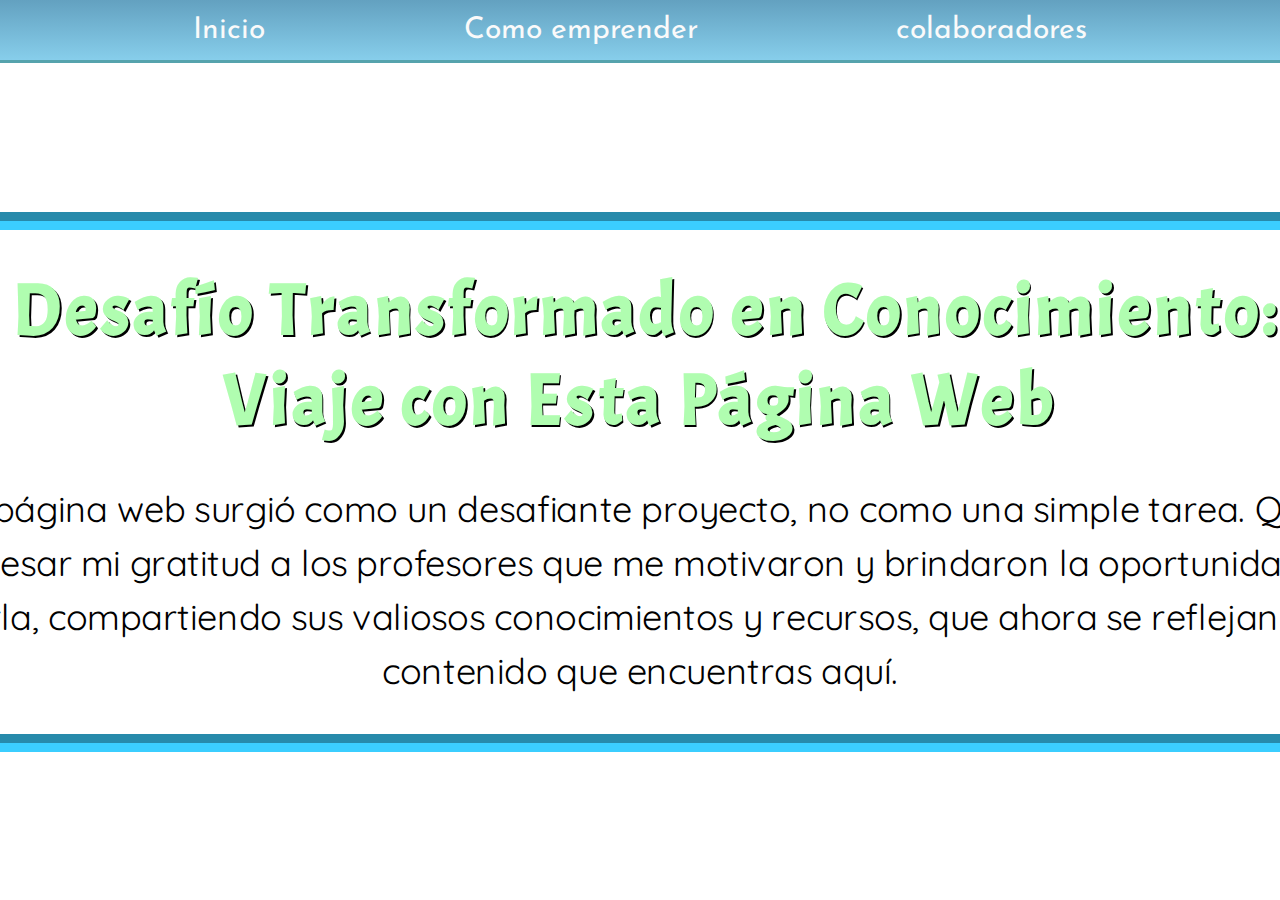
<file: html/colaboradores.html>
<!DOCTYPE html>
<html lang="en">
<head>
    <meta charset="UTF-8">
    <meta http-equiv="X-UA-Compatible" content="IE=edge">
    <meta name="viewport" content="width=device-width, initial-scale=1.0">  
    <link href="https://fonts.googleapis.com/css2?family=Darumadrop+One&family=Konkhmer+Sleokchher&display=swap" rel="stylesheet">
    <link href="https://fonts.googleapis.com/css2?family=IBM+Plex+Mono:wght@600&display=swap" rel="stylesheet">
    <link href="https://fonts.googleapis.com/css2?family=Darumadrop+One&family=Konkhmer+Sleokchher&family=Teko:wght@300&display=swap" rel="stylesheet">
    <link href="https://fonts.googleapis.com/css2?family=Poppins:ital,wght@0,100;0,500;1,200&display=swap" rel="stylesheet">
    <link href="https://fonts.googleapis.com/css2?family=Merriweather+Sans:wght@500&display=swap" rel="stylesheet">
    <link href="https://fonts.googleapis.com/css2?family=Josefin+Sans&family=Merriweather+Sans:wght@500&display=swap" rel="stylesheet">
    <link href="https://fonts.googleapis.com/css2?family=Dosis:wght@500&family=Inconsolata:wght@300;400;500&family=Josefin+Sans&family=Merriweather+Sans:wght@500&display=swap" rel="stylesheet">
    <link href="https://fonts.googleapis.com/css2?family=Dosis:wght@500&family=Inconsolata:wght@300;400;500&family=Josefin+Sans&family=Merriweather+Sans:wght@500&family=Play&display=swap" rel="stylesheet">
    <link href="https://fonts.googleapis.com/css2?family=Acme&family=Dosis:wght@500&family=Inconsolata:wght@300;400;500&family=Josefin+Sans&family=Merriweather+Sans:wght@500&family=Play&display=swap" rel="stylesheet">
    <link href="https://fonts.googleapis.com/css2?family=Roboto+Slab:wght@100&display=swap" rel="stylesheet">
    <link href="https://fonts.googleapis.com/css2?family=Quicksand:wght@500&display=swap" rel="stylesheet">
    <link href="https://fonts.googleapis.com/css2?family=Acme&family=Alegreya+Sans:wght@100&family=Amatic+SC:wght@400;700&family=Arimo&family=Barlow:wght@700&family=Bitter:wght@100;300&family=Bubblegum+Sans&family=Comfortaa&family=Comic+Neue:wght@700&family=Dancing+Script:wght@600;700&family=Dosis:wght@500&family=Edu+SA+Beginner:wght@500&family=Fira+Sans:wght@200&family=Fredoka:wght@600&family=Great+Vibes&family=Inconsolata:wght@200;400;500&family=Josefin+Sans:wght@100;300&family=Kanit&family=Lato&family=Libre+Baskerville&family=Merriweather+Sans:wght@500&family=Monomaniac+One&family=Montserrat+Alternates:ital,wght@0,200;1,100&family=Montserrat:wght@500;700&family=Nunito+Sans:opsz,wght@6..12,200&family=Open+Sans:wght@500&family=Oswald:wght@200;300&family=PT+Sans+Narrow&family=Play&family=Playfair&family=Poppins:wght@100;500&family=Quicksand:wght@300;400;700&family=Raleway:wght@100&family=Roboto+Condensed:wght@300&family=Roboto+Mono:wght@200&family=Roboto:wght@100;300;900&family=Rubik&family=Source+Code+Pro:wght@300&family=Ubuntu&family=Victor+Mono:wght@200&family=Ysabeau+Office:wght@200&family=Ysabeau+SC:wght@900&display=swap" rel="stylesheet">

    <link rel="stylesheet" href="../css/style.css"> 
    <link rel="stylesheet" href="../css/colaboradores.css">
    <title></title>
</head>
<body>
    <header>
        <nav id="header">
            <a class="options-headers-two" href="index.html">Inicio</a>     
            <a class="options-headers-two"  target="_blank" href="Emprender.html">Como emprender</a>
            <a class="options-headers-two" href="index.html">colaboradores</a>
        </nav>
    </header>
    <article id="col-article">
        <section class="Tanks">
            <h1 class="title-tanks">Un Desafío Transformado en Conocimiento: Mi Viaje con Esta Página Web</h1>
            <p class="parrafo-tanks">Esta página web surgió como un desafiante proyecto, no como una simple tarea. Quiero expresar mi gratitud a los profesores que me motivaron y brindaron la oportunidad de crearla, compartiendo sus valiosos conocimientos y recursos, que ahora se reflejan en el contenido que encuentras aquí.</p>
        </section>
    </article>
</body>
</html>
</file>
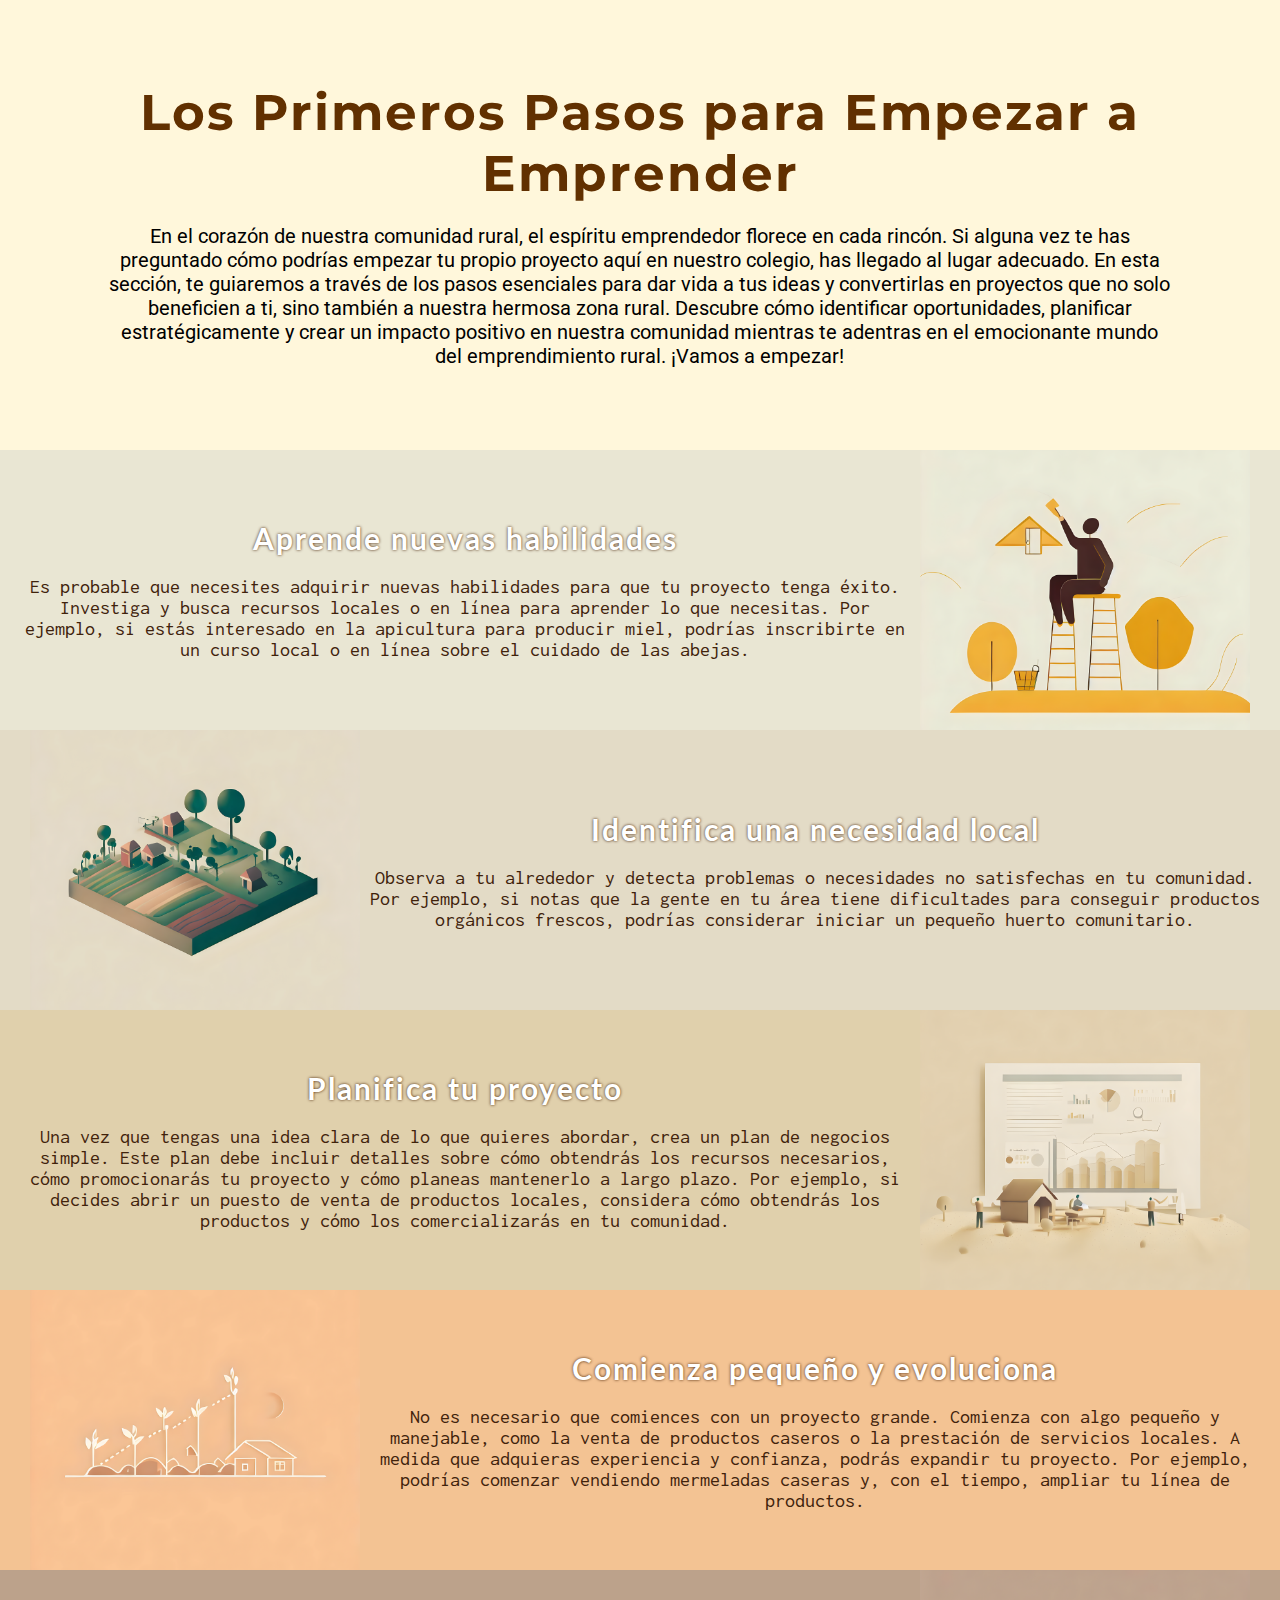
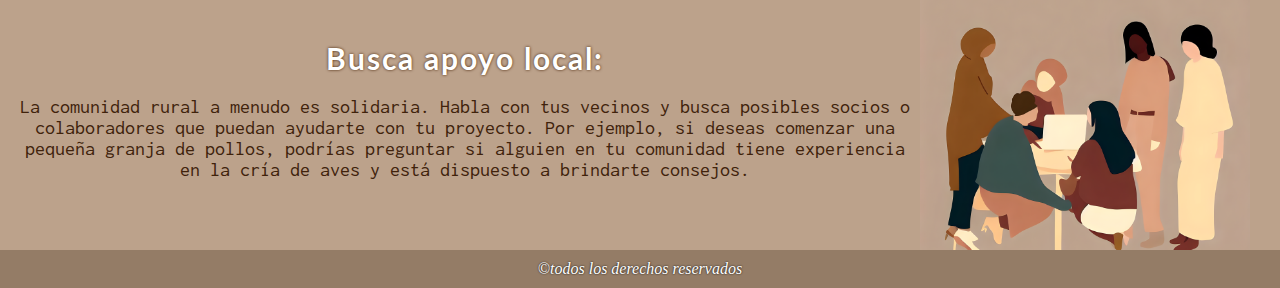
<file: html/Emprender.html>
<!DOCTYPE html>
<html lang="en">
  <head>
    <meta charset="UTF-8" />
    <meta http-equiv="X-UA-Compatible" content="IE=edge" />
    <meta name="viewport" content="width=device-width, initial-scale=1.0" />
    <link rel="stylesheet" href="../css/style.css" />
    <link rel="stylesheet" href="../css/Emprende.css" />
    <link
      href="https://fonts.googleapis.com/css2?family=Darumadrop+One&family=Konkhmer+Sleokchher&display=swap"
      rel="stylesheet"
    />
    <link
      href="https://fonts.googleapis.com/css2?family=IBM+Plex+Mono:wght@600&display=swap"
      rel="stylesheet"
    />
    <link
      href="https://fonts.googleapis.com/css2?family=Darumadrop+One&family=Konkhmer+Sleokchher&family=Teko:wght@300&display=swap"
      rel="stylesheet"
    />
    <link
      href="https://fonts.googleapis.com/css2?family=Poppins:ital,wght@0,100;0,500;1,200&display=swap"
      rel="stylesheet"
    />
    <link
      href="https://fonts.googleapis.com/css2?family=Merriweather+Sans:wght@500&display=swap"
      rel="stylesheet"
    />
    <link
      href="https://fonts.googleapis.com/css2?family=Josefin+Sans&family=Merriweather+Sans:wght@500&display=swap"
      rel="stylesheet"
    />
    <link
      href="https://fonts.googleapis.com/css2?family=Dosis:wght@500&family=Inconsolata:wght@300;400;500&family=Josefin+Sans&family=Merriweather+Sans:wght@500&display=swap"
      rel="stylesheet"
    />
    <link
      href="https://fonts.googleapis.com/css2?family=Dosis:wght@500&family=Inconsolata:wght@300;400;500&family=Josefin+Sans&family=Merriweather+Sans:wght@500&family=Play&display=swap"
      rel="stylesheet"
    />
    <link
      href="https://fonts.googleapis.com/css2?family=Acme&family=Dosis:wght@500&family=Inconsolata:wght@300;400;500&family=Josefin+Sans&family=Merriweather+Sans:wght@500&family=Play&display=swap"
      rel="stylesheet"
    />
    <link
      href="https://fonts.googleapis.com/css2?family=Roboto+Slab:wght@100&display=swap"
      rel="stylesheet"
    />
    <link
      href="https://fonts.googleapis.com/css2?family=Quicksand:wght@500&display=swap"
      rel="stylesheet"
    />
    <link
      href="https://fonts.googleapis.com/css2?family=Acme&family=Alegreya+Sans:wght@100&family=Amatic+SC:wght@400;700&family=Arimo&family=Barlow:wght@700&family=Bitter:wght@100;300&family=Bubblegum+Sans&family=Comfortaa&family=Comic+Neue:wght@700&family=Dancing+Script:wght@600;700&family=Dosis:wght@500&family=Edu+SA+Beginner:wght@500&family=Fira+Sans:wght@200&family=Fredoka:wght@600&family=Great+Vibes&family=Inconsolata:wght@400;500&family=Josefin+Sans:wght@100;300&family=Kanit&family=Lato:wght@300&family=Libre+Baskerville&family=Merriweather+Sans:wght@500&family=Monomaniac+One&family=Montserrat+Alternates:ital,wght@0,200;1,100&family=Montserrat:wght@500;700&family=Nunito+Sans:opsz,wght@6..12,200&family=Open+Sans:wght@300;500&family=Oswald:wght@200;300&family=PT+Sans+Narrow&family=Play&family=Playfair&family=Poppins:wght@100;500&family=Quicksand:wght@700&family=Raleway:wght@100&family=Roboto+Condensed:wght@300&family=Roboto+Mono:wght@200&family=Roboto:wght@100;900&family=Rubik&family=Source+Code+Pro:wght@300&family=Ubuntu&family=Victor+Mono:wght@200&family=Ysabeau+Office:wght@200&family=Ysabeau+SC:wght@900&display=swap"
      rel="stylesheet"
    />
    <link
      href="https://fonts.googleapis.com/css2?family=Acme&family=Alegreya+Sans:wght@100&family=Amatic+SC:wght@400;700&family=Arimo&family=Barlow:wght@700&family=Bitter:wght@100;300&family=Bubblegum+Sans&family=Comfortaa&family=Comic+Neue:wght@700&family=Dancing+Script:wght@600;700&family=Dosis:wght@500&family=Edu+SA+Beginner:wght@500&family=Fira+Sans:wght@200&family=Fredoka:wght@600&family=Great+Vibes&family=Inconsolata:wght@400;500&family=Josefin+Sans:wght@100;300&family=Kanit&family=Lato:wght@300&family=Libre+Baskerville&family=Merriweather+Sans:wght@500&family=Monomaniac+One&family=Montserrat+Alternates:ital,wght@0,200;1,100&family=Montserrat:wght@500;700&family=Nunito+Sans:opsz,wght@6..12,200&family=Open+Sans:wght@300;500&family=Oswald:wght@200;300&family=PT+Sans+Narrow&family=Play&family=Playfair&family=Poppins:wght@100;500&family=Quicksand:wght@700&family=Raleway:wght@100&family=Roboto+Condensed:wght@300&family=Roboto+Mono:wght@200&family=Roboto:wght@100;300;900&family=Rubik&family=Source+Code+Pro:wght@300&family=Ubuntu&family=Victor+Mono:wght@200&family=Ysabeau+Office:wght@200&family=Ysabeau+SC:wght@900&display=swap"
      rel="stylesheet"
    />
    <link
      href="https://fonts.googleapis.com/css2?family=Acme&family=Alegreya+Sans:wght@100&family=Amatic+SC:wght@400;700&family=Arimo&family=Barlow:wght@700&family=Bitter:wght@100;300&family=Bubblegum+Sans&family=Comfortaa&family=Comic+Neue:wght@700&family=Dancing+Script:wght@600;700&family=Dosis:wght@500&family=Edu+SA+Beginner:wght@500&family=Fira+Sans:wght@200&family=Fredoka:wght@600&family=Great+Vibes&family=Inconsolata:wght@400;500&family=Josefin+Sans:wght@100;300&family=Kanit&family=Lato:wght@300&family=Libre+Baskerville&family=Merriweather+Sans:wght@500&family=Monomaniac+One&family=Montserrat+Alternates:ital,wght@0,200;1,100&family=Montserrat:wght@500;700&family=Nunito+Sans:opsz,wght@6..12,200&family=Open+Sans:wght@300;500&family=Oswald:wght@200;300&family=PT+Sans+Narrow&family=Play&family=Playfair&family=Poppins:wght@100;500&family=Quicksand:wght@700&family=Raleway:wght@100&family=Roboto+Condensed:wght@300&family=Roboto+Mono:wght@200&family=Roboto:wght@900&family=Rubik&family=Source+Code+Pro:wght@300&family=Ubuntu&family=Victor+Mono:wght@200&family=Ysabeau+Office:wght@200&family=Ysabeau+SC:wght@900&display=swap"
      rel="stylesheet"
    />
    <link
      href="https://fonts.googleapis.com/css2?family=Acme&family=Alegreya+Sans:wght@100&family=Amatic+SC:wght@400;700&family=Arimo&family=Barlow:wght@700&family=Bitter:wght@100;300&family=Bubblegum+Sans&family=Comfortaa&family=Comic+Neue:wght@700&family=Dancing+Script:wght@600;700&family=Dosis:wght@500&family=Edu+SA+Beginner:wght@500&family=Fira+Sans:wght@200&family=Fredoka:wght@600&family=Great+Vibes&family=Inconsolata:wght@400;500&family=Josefin+Sans:wght@100;300&family=Kanit&family=Lato:wght@300;400&family=Libre+Baskerville&family=Merriweather+Sans:wght@500&family=Monomaniac+One&family=Montserrat+Alternates:ital,wght@0,200;1,100&family=Montserrat:wght@500;700&family=Nunito+Sans:opsz,wght@6..12,200&family=Open+Sans:wght@300;500&family=Oswald:wght@200;300&family=PT+Sans+Narrow&family=Play&family=Playfair&family=Poppins:wght@100;500&family=Quicksand:wght@700&family=Raleway:wght@100&family=Roboto+Condensed:wght@300&family=Roboto+Mono:wght@200&family=Roboto:wght@100;300;900&family=Rubik&family=Source+Code+Pro:wght@300&family=Ubuntu&family=Victor+Mono:wght@200&family=Ysabeau+Office:wght@200&family=Ysabeau+SC:wght@900&display=swap"
      rel="stylesheet"
    />
    <link href="https://fonts.googleapis.com/css2?family=Acme&family=Alegreya+Sans:wght@100&family=Amatic+SC:wght@400;700&family=Arimo&family=Barlow:wght@700&family=Bitter:wght@100;300&family=Bubblegum+Sans&family=Comfortaa&family=Comic+Neue:wght@700&family=Dancing+Script:wght@600;700&family=Dosis:wght@500&family=Edu+SA+Beginner:wght@500&family=Fira+Sans:wght@200&family=Fredoka:wght@600&family=Great+Vibes&family=Inconsolata:wght@200;400;500&family=Josefin+Sans:wght@100;300&family=Kanit&family=Lato&family=Libre+Baskerville&family=Merriweather+Sans:wght@500&family=Monomaniac+One&family=Montserrat+Alternates:ital,wght@0,200;1,100&family=Montserrat:wght@500;700&family=Nunito+Sans:opsz,wght@6..12,200&family=Open+Sans:wght@500&family=Oswald:wght@200;300&family=PT+Sans+Narrow&family=Play&family=Playfair&family=Poppins:wght@100;500&family=Quicksand:wght@700&family=Raleway:wght@100&family=Roboto+Condensed:wght@300&family=Roboto+Mono:wght@200&family=Roboto:wght@100;300;900&family=Rubik&family=Source+Code+Pro:wght@300&family=Ubuntu&family=Victor+Mono:wght@200&family=Ysabeau+Office:wght@200&family=Ysabeau+SC:wght@900&display=swap" rel="stylesheet">
    <title>Como empezar a aprender</title>
  </head>
  <body>
    <article id="article-emprender">
      <section class="article-section">
        <h1>Los Primeros Pasos para Empezar a Emprender</h1>
        <p>
          En el corazón de nuestra comunidad rural, el espíritu emprendedor
          florece en cada rincón. Si alguna vez te has preguntado cómo podrías
          empezar tu propio proyecto aquí en nuestro colegio, has llegado al
          lugar adecuado. En esta sección, te guiaremos a través de los pasos
          esenciales para dar vida a tus ideas y convertirlas en proyectos que
          no solo beneficien a ti, sino también a nuestra hermosa zona rural.
          Descubre cómo identificar oportunidades, planificar estratégicamente y
          crear un impacto positivo en nuestra comunidad mientras te adentras en
          el emocionante mundo del emprendimiento rural. ¡Vamos a empezar!
        </p>
      </section>
      <section class="article-section-points">
        <article class="article-section-inf">
          <section>
            <h1>Aprende nuevas habilidades</h1>
            <p>
              Es probable que necesites adquirir nuevas habilidades para que tu
              proyecto tenga éxito. Investiga y busca recursos locales o en
              línea para aprender lo que necesitas. Por ejemplo, si estás
              interesado en la apicultura para producir miel, podrías
              inscribirte en un curso local o en línea sobre el cuidado de las
              abejas.
            </p>
          </section>
          <img
            src="../img/imgEmprender/emprenderE.png"
            alt="img-points-emprendimiento"
          />
        </article>
        <article class="article-section-inf">
          <img
            src="../img/imgEmprender/emprenderA.png"
            alt="img-points-emprendimiento"
          />
          <section>
            <h1>Identifica una necesidad local</h1>
            <p>
              Observa a tu alrededor y detecta problemas o necesidades no
              satisfechas en tu comunidad. Por ejemplo, si notas que la gente en
              tu área tiene dificultades para conseguir productos orgánicos
              frescos, podrías considerar iniciar un pequeño huerto comunitario.
            </p>
          </section>
        </article>

        <article class="article-section-inf">
          <section>
            <h1>Planifica tu proyecto</h1>
            <p>
              Una vez que tengas una idea clara de lo que quieres abordar, crea
              un plan de negocios simple. Este plan debe incluir detalles sobre
              cómo obtendrás los recursos necesarios, cómo promocionarás tu
              proyecto y cómo planeas mantenerlo a largo plazo. Por ejemplo, si
              decides abrir un puesto de venta de productos locales, considera
              cómo obtendrás los productos y cómo los comercializarás en tu
              comunidad.
            </p>
          </section>
          <img
            src="../img/imgEmprender/emprenderB.png"
            alt="img-points-emprendimiento"
          />
        </article>
        <article class="article-section-inf">
          <img
            src="../img/imgEmprender/emprenderF.png"
            alt="img-points-emprendimiento"
          />
          <section>
            <h1>Comienza pequeño y evoluciona</h1>
            <p>
              No es necesario que comiences con un proyecto grande. Comienza con
              algo pequeño y manejable, como la venta de productos caseros o la
              prestación de servicios locales. A medida que adquieras
              experiencia y confianza, podrás expandir tu proyecto. Por ejemplo,
              podrías comenzar vendiendo mermeladas caseras y, con el tiempo,
              ampliar tu línea de productos.
            </p>
          </section>
        </article>
        <article class="article-section-inf">
          <section>
            <h1>Busca apoyo local:</h1>
            <p>
              La comunidad rural a menudo es solidaria. Habla con tus vecinos y
              busca posibles socios o colaboradores que puedan ayudarte con tu
              proyecto. Por ejemplo, si deseas comenzar una pequeña granja de
              pollos, podrías preguntar si alguien en tu comunidad tiene
              experiencia en la cría de aves y está dispuesto a brindarte
              consejos.
            </p>
          </section>
          <img
            src="../img/imgEmprender/emprenderC.png"
            alt="img-points-emprendimiento"
          />
        </article>
      </section>
    </article>
    <footer class="copyright-e"><i >&copy;todos los derechos reservados</i></footer>
  </body>
</html>
</file>
<file: css/style.css>
/*son los estilos generales que quiero poner a ciertas etiquetas*/

* {
  padding: 0;
  margin: 0;
  box-sizing: border-box;
}

body {
  display: flex;
  flex-direction: column;
  justify-content: space-between;
  height: auto;
  width: 100%;
}

button {
  background: transparent;
  outline: none;
  border: none;
}

input {
  padding: 3px;
}

/*son las variables de colores o otra cosa como el hancho o alto, ETC... */

:root {
  --color-Header: #66b3bd;
  --color-Body: #b0fdb0;
  --letter-color-Header: #333;
  --letter-color-Body: #fff;
  --body-upper-part-color: #fafafa;
  --body-middle-part-color: #e0f1f1;
  --boder-title-gallery-color: #9fd2d9;
  --boder-title-gallery-color-secondary: #6ccbd7;
  /*variables para los fonts o tipo de teclas*/
  --teko: "Teko";
  --Montserrat: "Montserrat";
  --Poppins: "Poppins";
  --Roboto-Slab: "Roboto Slab";
  --Josefin-Sans: "Josefin Sans";
}

::-webkit-scrollbar {
  width: 5px;
}

::-webkit-scrollbar-thumb {
  background-color: rgb(157, 255, 175);
  border-radius: 5px;
}

::-webkit-scrollbar-track {
  background-color: #e2e2e2;
  border-radius: 5px;
}

/* Estilos para la barra de desplazamiento */

/*son las variables de colores o otra cosa como el hancho o alto, ETC... */

/*son los estilos generales que quiero poner a ciertas etiquetas*/

/* Header */

/*es el estilo del encabezado */

#header {
  background-image: linear-gradient(to top, #87ceeb, #63a1c0);
  position: fixed;
  width: 100%;
  z-index: 200;
  padding: 5px 15px;
  border-bottom: 3px solid #56a3ad;
  display: flex;
  align-items: center;
  justify-content: space-evenly;
}

/*son los estilos del encabezado */

/*es el menu plegable al momento de oprimir en el icono */

.header-item-bars,
.header-item-add {
  display: flex;
  align-items: center;
}

.header-item-add {
  width: 0;
  margin: 0 10px;
  transition: all 0.5s;
  overflow: hidden;
}

.options-headers-two {
  position: relative;
  top: 0px;
  display: flex;
  align-items: center;
  color: var(--body-upper-part-color);
  height: 50px;
  text-decoration: none;
  font-size: 30px;
  padding: 0px 20px;
  font-family: Josefin Sans;
  border-radius: 5px;
  transition: all 0.2s;
  animation: load-page 1s ease-in-out forwards;
}

.options-headers-two:nth-child(1) {
  animation-duration: 1s;
}

.options-headers-two:nth-child(2) {
  animation-duration: 1.3s;
}

.options-headers-two:nth-child(3) {
  animation-duration: 1.6s;
}

@keyframes load-page {
  0% {
    opacity: 0.5;
    top: -60px;
  }
  100% {
    opacity: 1;
    top: 0px;
  }
}

.options-headers-two:hover {
  color: #4c9099;
  background-color: white;
}

.header-item-add-open {
  width: 320px;
}

.header-item-add-a a {
  display: flex;
  justify-content: center;
  text-decoration: none;
  font: 600 14px sans-serif;
  letter-spacing: 2px;
  transition: all 0.2s;
  color: var(--body-upper-part-color);
  text-shadow: 0.5px 0.5px 0px var(--letter-color-Header);
}

.header-item-add-a a:hover {
  transform: scale(1.1);
}

.header-item-add-span {
  width: 2px;
  height: 100%;
  background-color: var(--body-upper-part-color);
  box-shadow: 0.5px 0.5px 0px 0px var(--letter-color-Header);
}

/*icono de tres lineas para abir el menu desplegable*/

/*menu items*/

.contain-for-dropdown-menu {
  display: flex;
  border-radius: 10px;
  box-shadow: 0px 0px 3.5px 0px black;
  padding: 6px;
  transition: all 0.2s;
}

/*menu items*/

.header-item-bars {
  height: 100%;
}

.fa-bars {
  position: relative;
  left: 9px;
  font-size: 30px;
  color: var(--body-upper-part-color);
  text-shadow: 0.5px 0.5px 0px var(--letter-color-Header);
  cursor: pointer;
  transition: all 0.5s;
  transform: rotate(180deg);
}

.rotate-FaBars {
  transform: rotate(360deg);
}

/*icono de tres lineas para abir el menu desplegable*/

/* Article */

/*conedor de la imagen y texto de articulo*/

#article {
  display: flex;
  align-items: center;
  justify-content: center;
  flex-direction: column;
  width: 100%;
  height: 100%;
  margin-top: 62.5px;
}

.article-front-page {
  display: flex;
  align-items: center;
  height: 92.3vh;
  width: 100%;
  background-image: url(../img/grupo4w.jpeg);
  background-size: cover;
  background-repeat: no-repeat;
  z-index: -1;
}



/*cartel */

.background-tables {
  display: flex;
  flex-direction: column;
  align-items: center;
  padding: 5px;
  width: 100%;
  margin: 10px; 
  margin-bottom:120px;
  background-size: cover;
  background-repeat: no-repeat;
  background-color: rgba(63, 63, 63, 0.4);
}

.letter-information-title {
  color: var(--color-Body);
  font-family: Acme;
  text-align: center;
  letter-spacing: 10px;
  font-size: 90px;
  text-shadow: 2px 2px 0px var(--letter-color-Header);
}

.letter-information-subtitle {
  text-align: center;
  font-family: sans-serif;
  color: var(--boder-title-gallery-color-secondary);
  font-size: 40px;
  text-align: center;
  letter-spacing: 5px;
  text-shadow: 1px 1px 0px var(--letter-color-Header);
}

.linear-text {
  width: 100%;
  height: 3px;
  margin-top: 5px;
  border-radius: 5px;
  background-color: var(--letter-color-Header);
}

.letter-information-parrafo {
  margin-top: 20px;
  font-size: 20px;
  font-weight: 300;
  font-family: Quicksand;
  text-align: center;
  align-self: center;
  color: white;
  line-height: 30px;
  width: 80%;
  text-shadow: 0px 0px 5px var(--letter-color-Header);
}

.container-img-frontPage {
  display: flex;
  align-items: center;
  justify-content: center;
  width: 50px;
  height: 50px;
  border-radius: 100%;
}

/*cartel */

/*contenido principal de la pagina  */

.article-Homepage {
  display: flex;
  justify-content: center;
  align-items: center;
  flex-direction: column;
  width: 100%;
  background-color: white;
}

.letter-information-img {
  width: 220px;
  height: 220px;
}

.main-logo {
  display: flex;
  align-self: center;
  justify-content: center;
  padding: 10px;
  border-radius: 100%;
  background-color: white;
  border: 8px double var(--letter-color-Header);
  box-shadow: 0px 5px 10px 0px var(--letter-color-Header);
  transition: all 0.2s;
}

.title-homepage {
  display: flex;
  flex-direction: column;
  align-items: center;
  width: 100%;
  padding: 5px 20px;
  background-image: linear-gradient(to top, #bdecb6, #bdecb6);
}

.more-inf {
  display: flex;
  justify-content: space-around;
  align-items: center;
  flex-wrap: wrap;
  padding: 20px 0px;
  width: 100%;
  border-radius: 5px;
  background-color: white;
  box-shadow: inset 0px 0px 15px -5px rgba(0, 0, 0, 0.75);
}

.card-homepage {
  max-width: 490px;
  height: 300px;
  padding: 10px;
  position: relative;
  top: 0;
  border-radius: 5px;
  overflow: auto;
  border: 0.5px dashed black;
  transition: all 0.2s;
}

.card-homepage:hover {
  top: -5px;
  border: 0.5px solid rgb(255, 255, 255);
  box-shadow: 0px 5px 10px 0px var(--letter-color-Header);
}

.title-more-inf {
  text-align: center;
  font-size: 45px;
  font-family: Josefin Sans;
  color: var(--color-Body);
  text-shadow: 1px 1px 0px var(--letter-color-Header);
  border-bottom: 3px solid var(--letter-color-Header);
}

.parrafo-more-inf {
  margin-top: 10px;
  border-bottom: none;
  font-size: 20px;
  color: var(--letter-color-Header);
  font-family: Dosis;
  text-align: justify;
}

.title-he-homepage {
  text-align: center;
  font-size: 50px;
  padding-top: 15px;
  letter-spacing: 9px;
  color: var(--boder-title-gallery-color-secondary);
  font-family: Josefin Sans;
  text-shadow: 1px 1px 0px var(--letter-color-Header);
}

/*contenido principal de la pagina  */

/*contenedor de las cartas*/

.conteiner-main-cards {
  display: flex;
  justify-content: space-evenly;
  flex-wrap: wrap;
  gap: 50px;
  width: 100%;
  padding: 30px 0px;
  min-height: 25vh;
}

.body-cards {
  display: flex;
  flex-direction: column;
  justify-content: space-between;
  position: relative;
  top: 0;
  width: 390px;
  max-height: 620px;
  border-radius: 5px;
  background-color: rgb(240, 240, 240);
  transition: all 0.5s;
}

.body-cards:hover {
  top: -15px;
  background-color: white;
  box-shadow: 0px 15px 20px -3px var(--letter-color-Header);
}

.cards-img-container {
  width: 100%;
  height: 250px;
  border: 1px solid var(--letter-color-Header);
  border-bottom: 0px solid transparent;
  border-radius: 5px;
}

.img-main-card {
  object-fit: cover;
  width: 100%;
  height: 100%;
  border-radius: 5px;
}

.main-cards-infromation {
  padding: 5px;
  padding-top: 2px;
  display: flex;
  flex-direction: column;
  width: 100%;
  flex-grow: 1;
}

.cards-title-main {
  width: 100%;
  height: auto;
  padding: 5px;
  text-align: center;
  margin-bottom: 5px;
  font-size: 30px;
  font-family: Josefin Sans;
  letter-spacing: 2px;
}

.parrafo-to-main-Cards {
  width: 100%;
  min-height: 200px;
  font-size: 20px;
  text-align: justify;
  font-family: Dosis;
}

.body-container-tags {
  display: flex;
  justify-content: center;
  flex-wrap: wrap;
  align-items: center;
  max-height: 90px;
  padding: 5px;
  border-top: 1px solid var(--letter-color-Header);
}

.tags {
  display: inline-block;
  border-radius: 5px;
  margin: 5px;
  background-color: #56a3ad;
  color: #e0f1f1;
  padding: 2px 10px;
  font-family: var(--Montserrat), sans-serif;
  transition: all 0.2s;
  user-select: none;
}

.tags:hover {
  background-color: #4c9099;
}

.add-tag-conteiner {
  display: inline-block;
  border-right: 1px solid black;
  max-width: 50px;
  user-select: none;
}

.tags {
  animation: openToNewCard 0.1s forwards;
}

@keyframes openToNewCard {
  0% {
    transform: scale(0);
  }
  50% {
    transform: scale(1.3);
  }
  100% {
    transform: scale(1);
  }
}

/*es la parte donde se agregan los tag  */

/*carta para aceptar o rechazar al momento de cerrar el formulario*/

/*fin del article*/

/*footer**/

#main-footer {
  display: flex;
  flex-direction: column;
  align-items: center;
  justify-content: space-between;
  width: 100%;
  height: 50rem;
  border-top: 3px solid var(--letter-color-Header);
  background-image: linear-gradient(to bottom, #87ceeb, #63a1c0);
  overflow: hidden;
}

.conteiner-footer {
  display: flex;
  align-items: center;
  justify-content: space-between;
  width: 100%;
}

.divisor-section-footer {
  width: 4px;
  height: 95%;
  background-color: var(--letter-color-Header);
}

.send-msn-footer,
.sites-footer,
.policy-footer {
  display: flex;
  flex-direction: column;
  justify-content: center;
  align-items: center;
  height: 100%;
  min-width: 400px;
}

.sites-footer {
  flex-grow: 1;
}

.span-footer {
  width: 90%;
  height: 3px;
  background-color: var(--letter-color-Header);
  margin: 15px 0px;
}

.policy-footer h1 {
  color: var(--body-upper-part-color);
  text-shadow: 1px 1px 0px var(--letter-color-Header);
  font-size: 35px;
  letter-spacing: 1.5px;
  font-family: Josefin Sans;
}

.policy-footer ul li {
  color: var(--body-upper-part-color);
  text-shadow: 1.5px 1.5px 0px var(--letter-color-Header);
  font-size: 20px;
  letter-spacing: 1px;
  font-family: sans-serif;
  margin: 5px 0px;
}

.policy-footer ul a {
  text-decoration: none;
  color: white;
}

.policy-footer ul a:hover {
  text-decoration: underline;
}

.sites-footer {
  justify-content: space-between;
  padding: 40px 10px;
}

/**/

.title-header-main {
  margin-top: 100px;
  font-size: 50px;
  font-family: Play;
  letter-spacing: 5px;
  text-align: center;
  color: white;
  text-shadow: 1px 1px 0px var(--letter-color-Header);
}
.footer-parrafo{
  color: white;
  font-size: 25px;
  margin-top: 20px; 
  font-weight: 900;
  text-align: center;
  font-family: var(--Roboto-Slab);
  text-shadow: 0px 0px 2px var(--letter-color-Header);
}
.social-networks {
  display: flex;
  justify-content: center;
  width: 100%;
  margin-top: 20px;
}

.facebook {
  color: #1877f2;
}

.instagram {
  color: #ff0000;
}

.twiter {
  color: #1da1f2;
}

.icon-social-net {
  display: flex;
  align-items: center;
  justify-content: center;
  position: relative;
  top: 0;
  width: 45px;
  height: 45px;
  border-radius: 100%;
  background-color: rgb(253, 253, 253);
  text-decoration: none;
  transition: all 0.2s;
  margin: 0px 20px;
}

.icon-social-net:hover {
  top: -5px;
  box-shadow: 0px 5px 10px -3px rgba(0, 0, 0, 0.75);
}

.icon-social-net i {
  font-size: 30px;
}

.copyright {
  margin-top: 100px;
  font-family: Play;
  letter-spacing: 5px;
  text-align: center;
  color: white;
  text-shadow: 1px 1px 0px var(--letter-color-Header);
}

/*formulario del footer*/

#textarea-footer {
  border: none;
  outline: none;
  box-shadow: none;
  width: 350px;
  min-height: 260px;
  resize: none;
  background-color: #eaeaea;
  color: #333;
  padding: 10px;
  border-radius: 5px;
  margin-bottom: 10px;
  transition: all 0.2s;
}

#textarea-footer:focus {
  transform: scale(1.01);
  background-color: #ffffff;
  box-shadow: 0px 0px 10px -3px rgba(0, 0, 0, 0.75);
}

#textarea-footer:hover {
  transform: scale(1.01);
  background-color: #ffffff;
  box-shadow: 0px 0px 10px -3px rgba(0, 0, 0, 0.75);
}

#textarea-footer::placeholder {
  text-align: justify;
}

#button-submit-footer {
  position: relative;
  top: 0px;
  width: 350px;
  border: none;
  outline: none;
  border-radius: 5px;
  background-color: #d0eec2;
  box-shadow: 0px 3px 0px 1px rgba(0, 0, 0, 0.75);
  transition: all 0.2s;
}

#button-submit-footer:active {
  scale: 0.99;
}

#button-submit-footer:hover {
  top: 3px;
  box-shadow: 0px 0px 0px 1px rgba(0, 0, 0, 0.75);
}

.title-textarea {
  color: var(--body-upper-part-color);
  text-shadow: 1px 1px 0px var(--letter-color-Header);
  font-size: 35px;
  letter-spacing: 1.5px;
  font-family: Josefin Sans;
}

.divisor-map {
  width: 97%;
  height: 3px;
  background-color: var(--letter-color-Header);
}

#map {
  width: 95%;
  flex-grow: 1;
  border-radius: 5px;
  margin: 10px 0px;
}

.letter {
  color: red;
}

.liSobre li:hover {
  text-decoration: underline;
  cursor: pointer;
}

/*copyright*/

/*footer**/

/*modo responsivo*/

/*redireccion las cartas*/

@media only screen and (max-width: 800px) {
  .letter-information-title {
    font-size: 30px;
    letter-spacing: 0;
    margin-bottom: 10px;
  }
  .letter-information-subtitle {
    font-size: 16px;
    letter-spacing: 0;
  }
  .letter-information-parrafo {
    font-size: 15px;
    line-height: 2;
    text-align: justify;
  }
  .background-tables {
    width: 100%;
    margin: 0px;
    padding: 10px 0px;
  }
  .more-inf {
    padding: 10px;
    flex-direction: column;
  }
  .main-logo {
    order: -1;
  }
  .card-homepage {
    margin: 20px 0px;
    border: 0.5px solid black;
  }
  .title-more-inf {
    font-size: 30px;
    letter-spacing: 0px;
  }
  .title-he-homepage {
    letter-spacing: 0px;
    font-size: 30px;
  }
  #main-footer {
    overflow-y: auto;
  }
  .conteiner-footer {
    flex-direction: column;
  }
  .sites-footer {
    height: 700px;
    order: -1;
  }
}
</file>
<file: css/colaboradores.css>
#col-article {
  display: flex;
  align-items: center;
  justify-content: center;
  height: 100vh;
  width: 100%;
}
.Tanks {
  width: 890px;
  height: 300px;
  padding: 20px;
  scale: 1.8;
  margin-top: 63px;
  border: 10px groove rgb(59, 206, 255);
}
.Tanks h1 {
  font-size: 40px;
  font-family: Acme;
  text-align: center;
  letter-spacing: 2px;
  color: #b0fdb0;
  text-shadow: 1px 1px 0px black;
}
.Tanks p {
    text-align: center;
    margin-top: 20px;
    font-size: 20px;
    font-family: Quicksand;
    line-height: 1.5;
}
</file>
<file: css/Emprende.css>
img {
  object-fit: fill;
  width: 330px;
  margin: 0px 10px;
}
.article-section {
  display: flex;
  align-items: center;
  justify-content: center;
  flex-direction: column;
  width: 100%;
  height: 450px;
  background-color: rgb(255, 247, 219);
}

.article-section h1 {
  color: rgb(97, 48, 0);
  font-size: 50px;
  font-family: Montserrat;
  letter-spacing: 2px;
  text-align: center;
}

.article-section p {
  color: rgb(0, 0, 0);
  font-size: 20px;
  font-family: Roboto;
  text-align: center;
  width: 83%;
  margin-top: 20px;
}

.article-section-points {
  width: 100%;
  display: flex;
  flex-direction: column;
}

.article-section-inf {
  display: flex;
  align-items: center;
  justify-content: space-around;
  width: 100%;
  height: 280px;
  padding: 20px;
  overflow: hidden;
}

.article-section-inf:nth-child(1) {
  background-color: #e9e6d3;
}

.article-section-inf:nth-child(2) {
  background-color: #e3dbc6;
}

.article-section-inf:nth-child(3) {
  background-color: #e0d0ac;
}

.article-section-inf:nth-child(4) {
  background-color: #f3c393;
}

.article-section-inf:nth-child(5) {
  background-color: #bca28b;
}

.article-section-inf section h1 {
  font-family: Lato;
  font-size: 30px;
  text-align: center;
  letter-spacing: 2px;
  text-shadow: 0px 0px 3px rgb(66, 29, 0);
  margin-bottom: 20px;
  color: white;
}

.article-section-inf section p {
  font-family: Inconsolata;
  font-size: 20px;
  text-align: center;
  color: rgb(64, 34, 11);
}

.copyright-e {
  display: flex;
  justify-content: center;
  width: 100%;
  padding: 10px 0px;
  background-color: #947c66;
}
.copyright-e i {
  color: white;
  text-shadow: 0px 0px 2px black;
}
</file>
